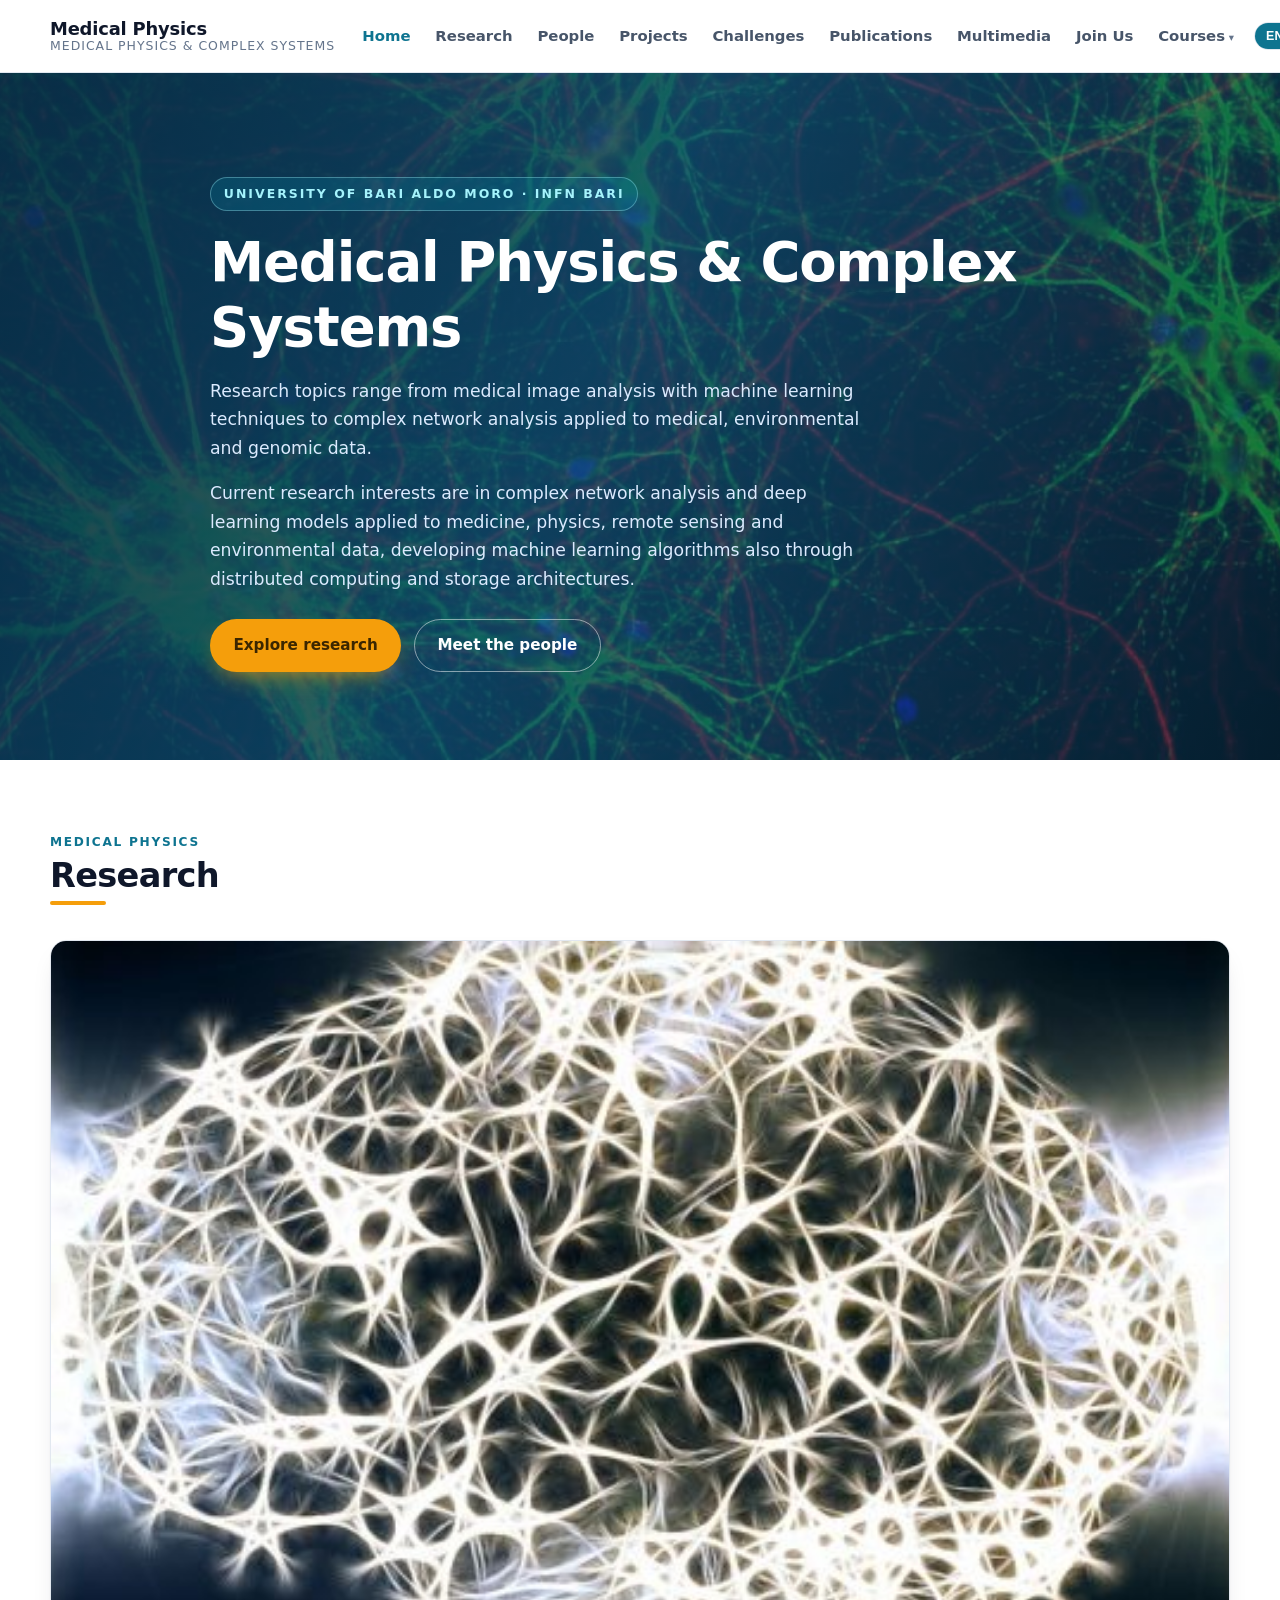
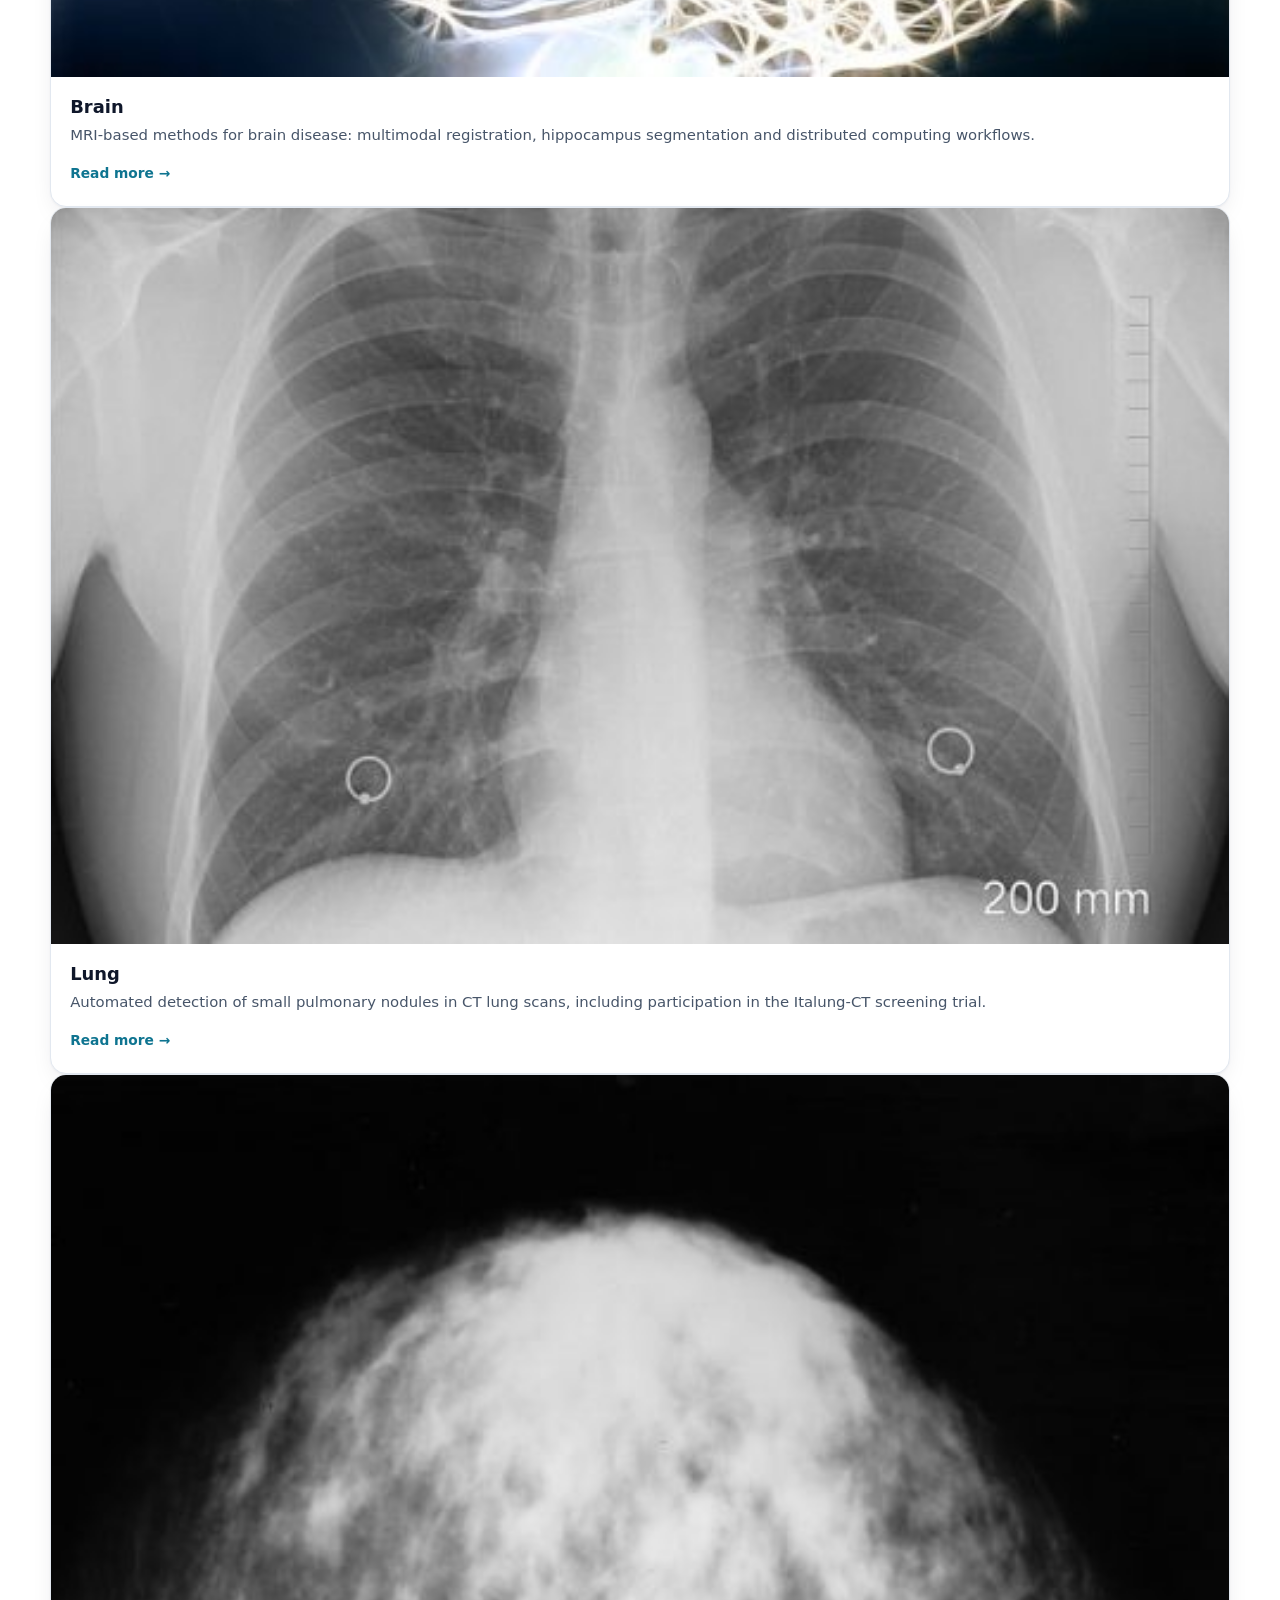
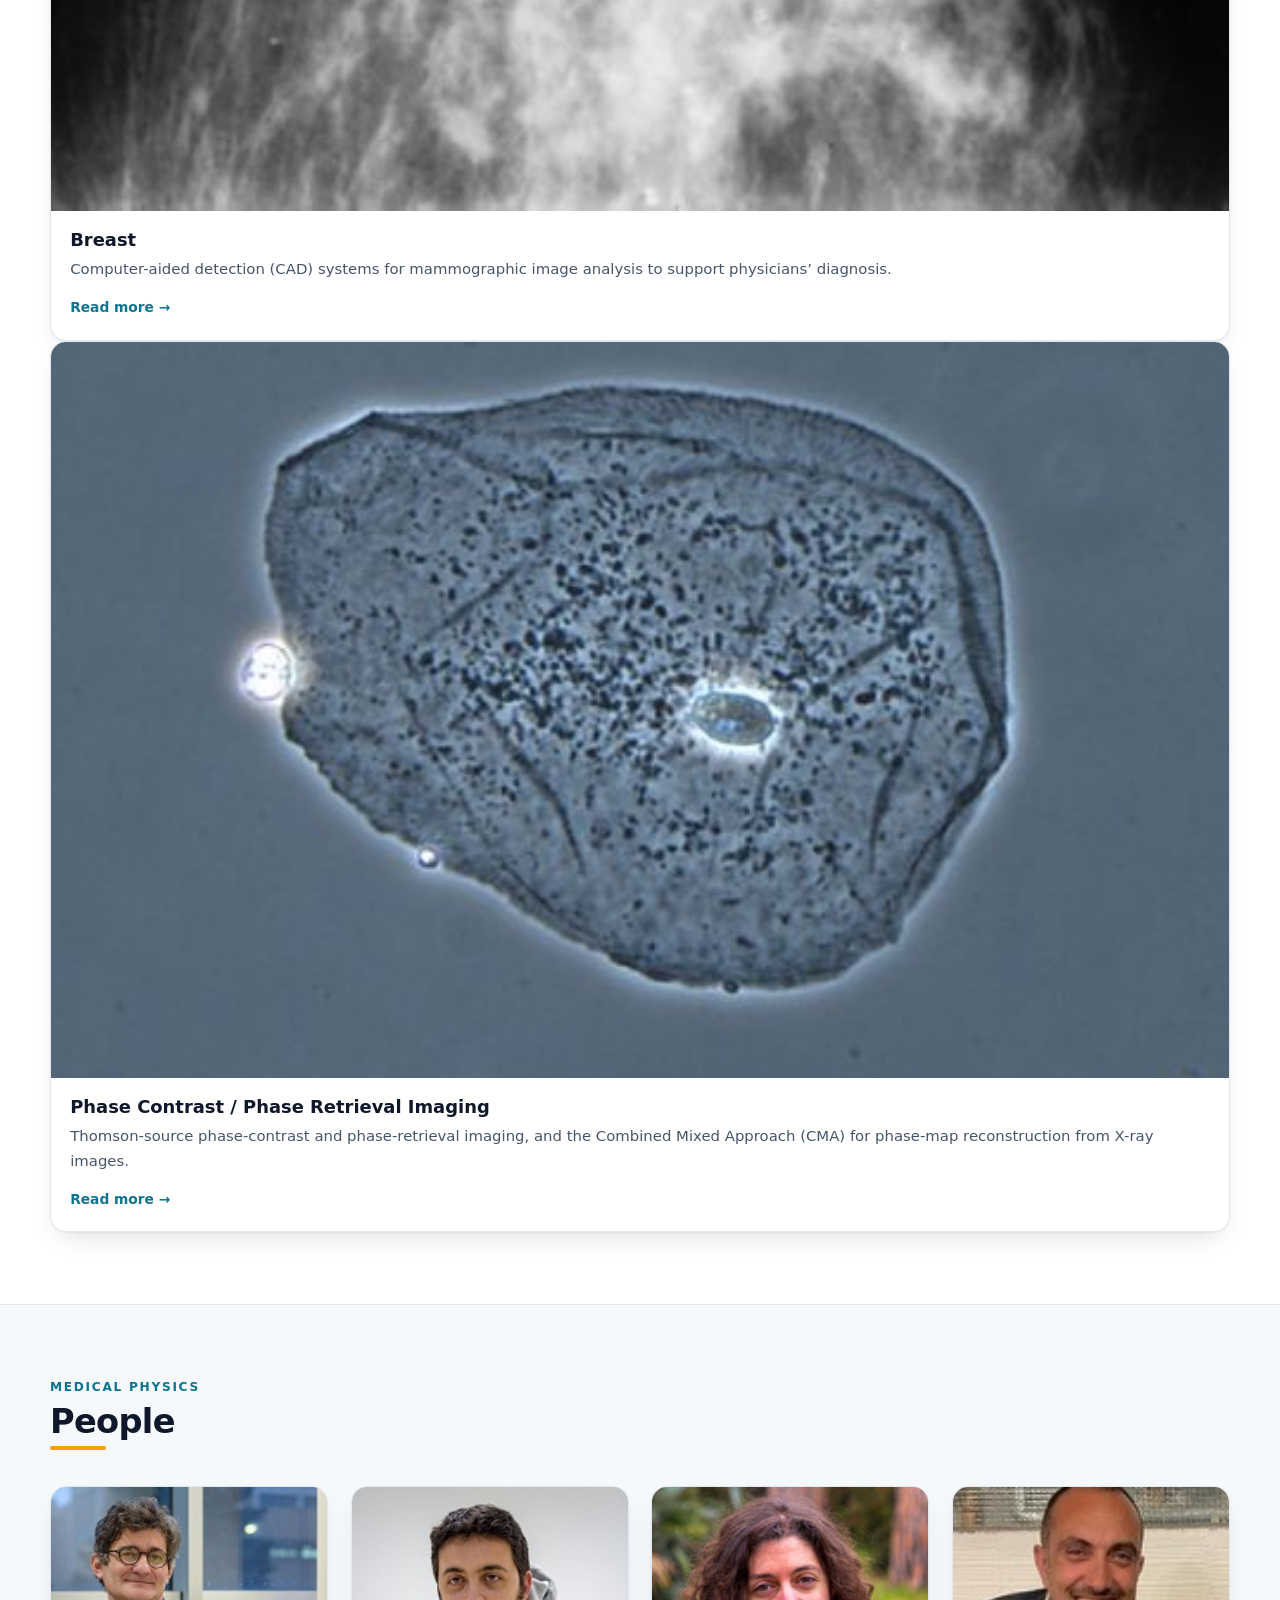
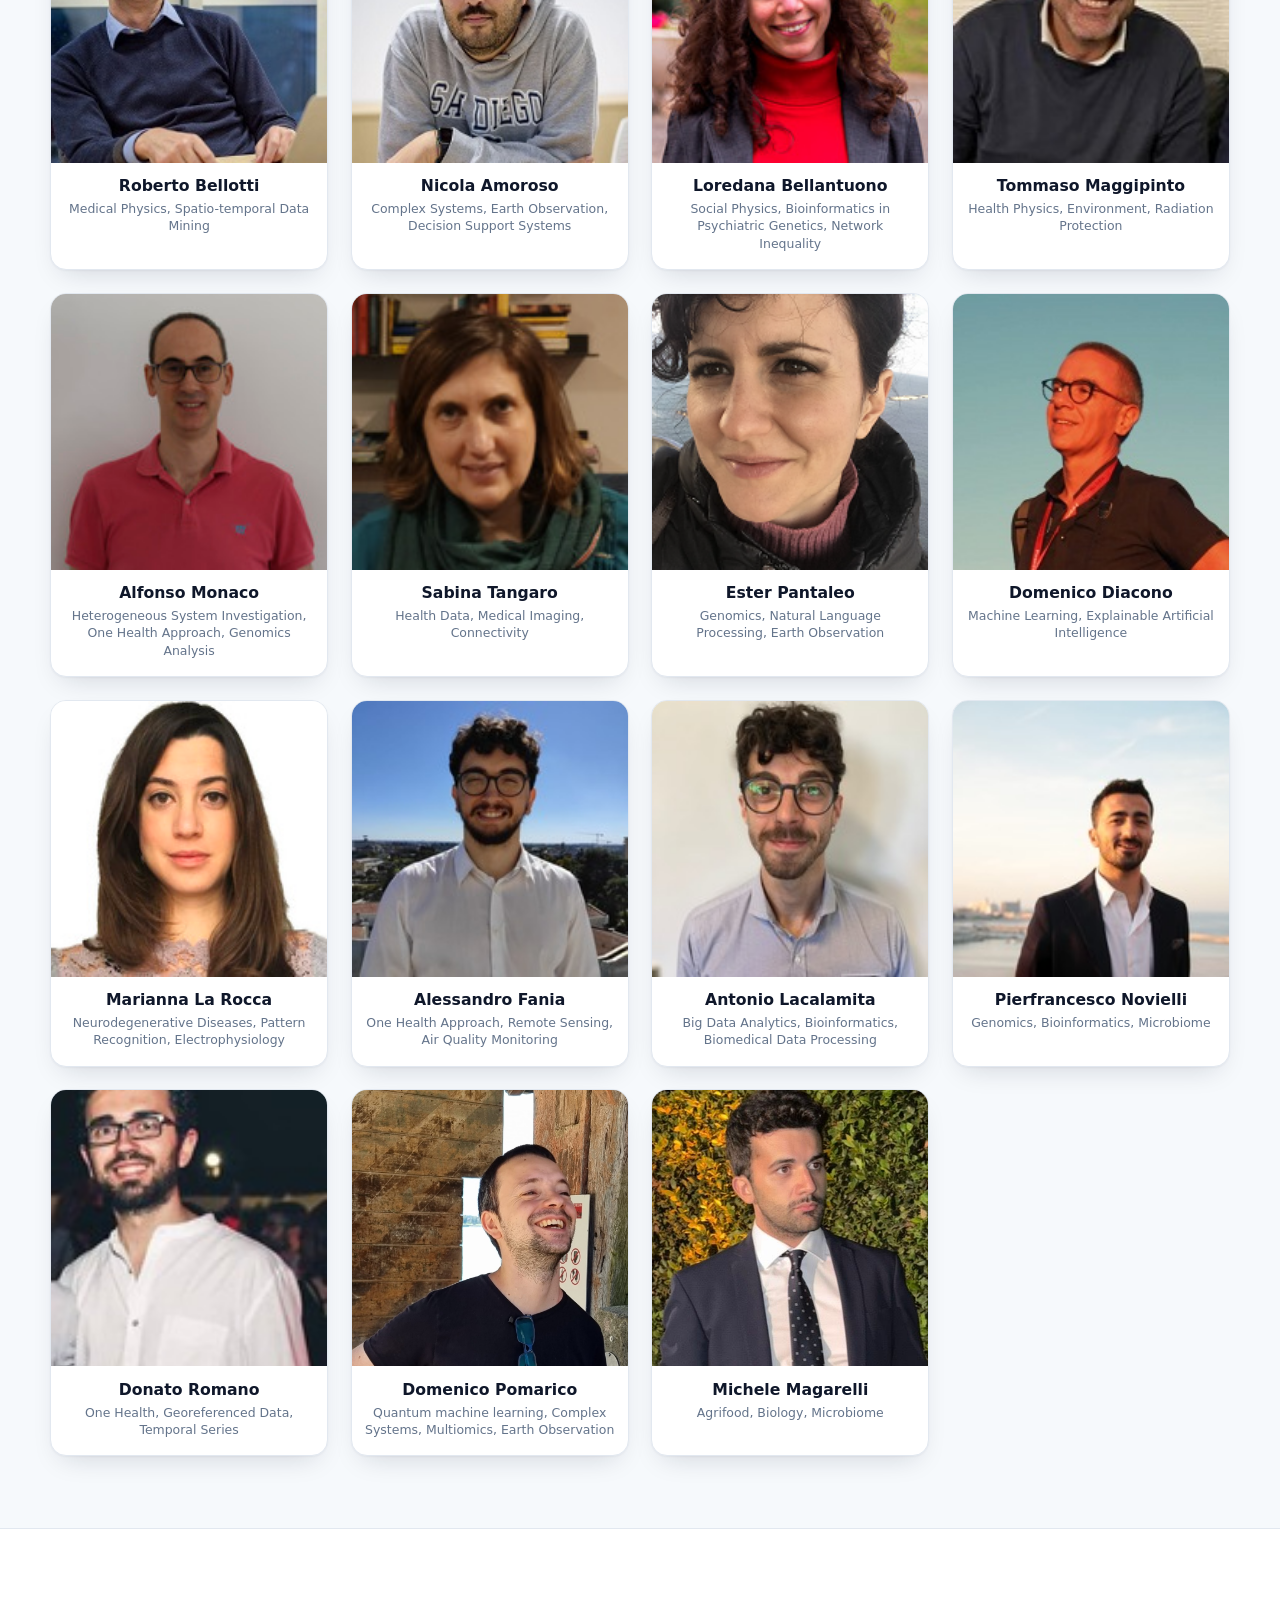
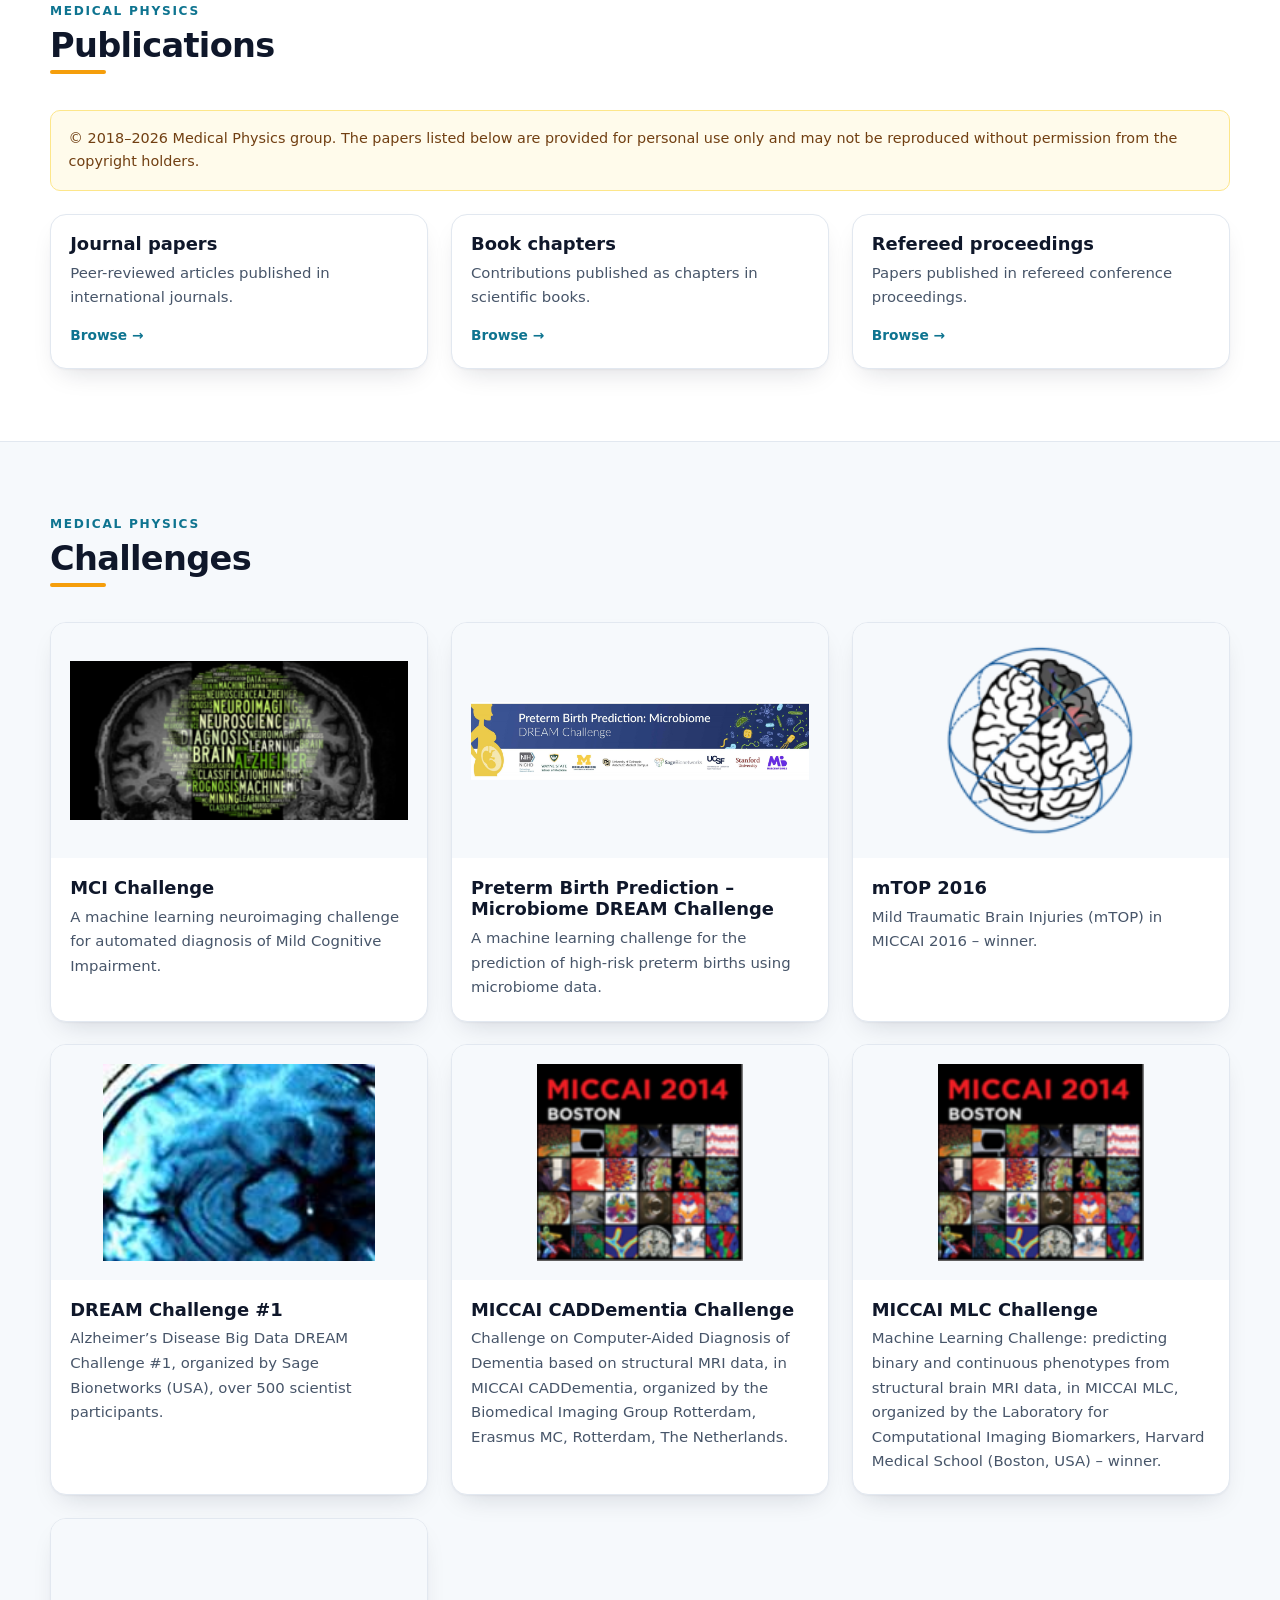
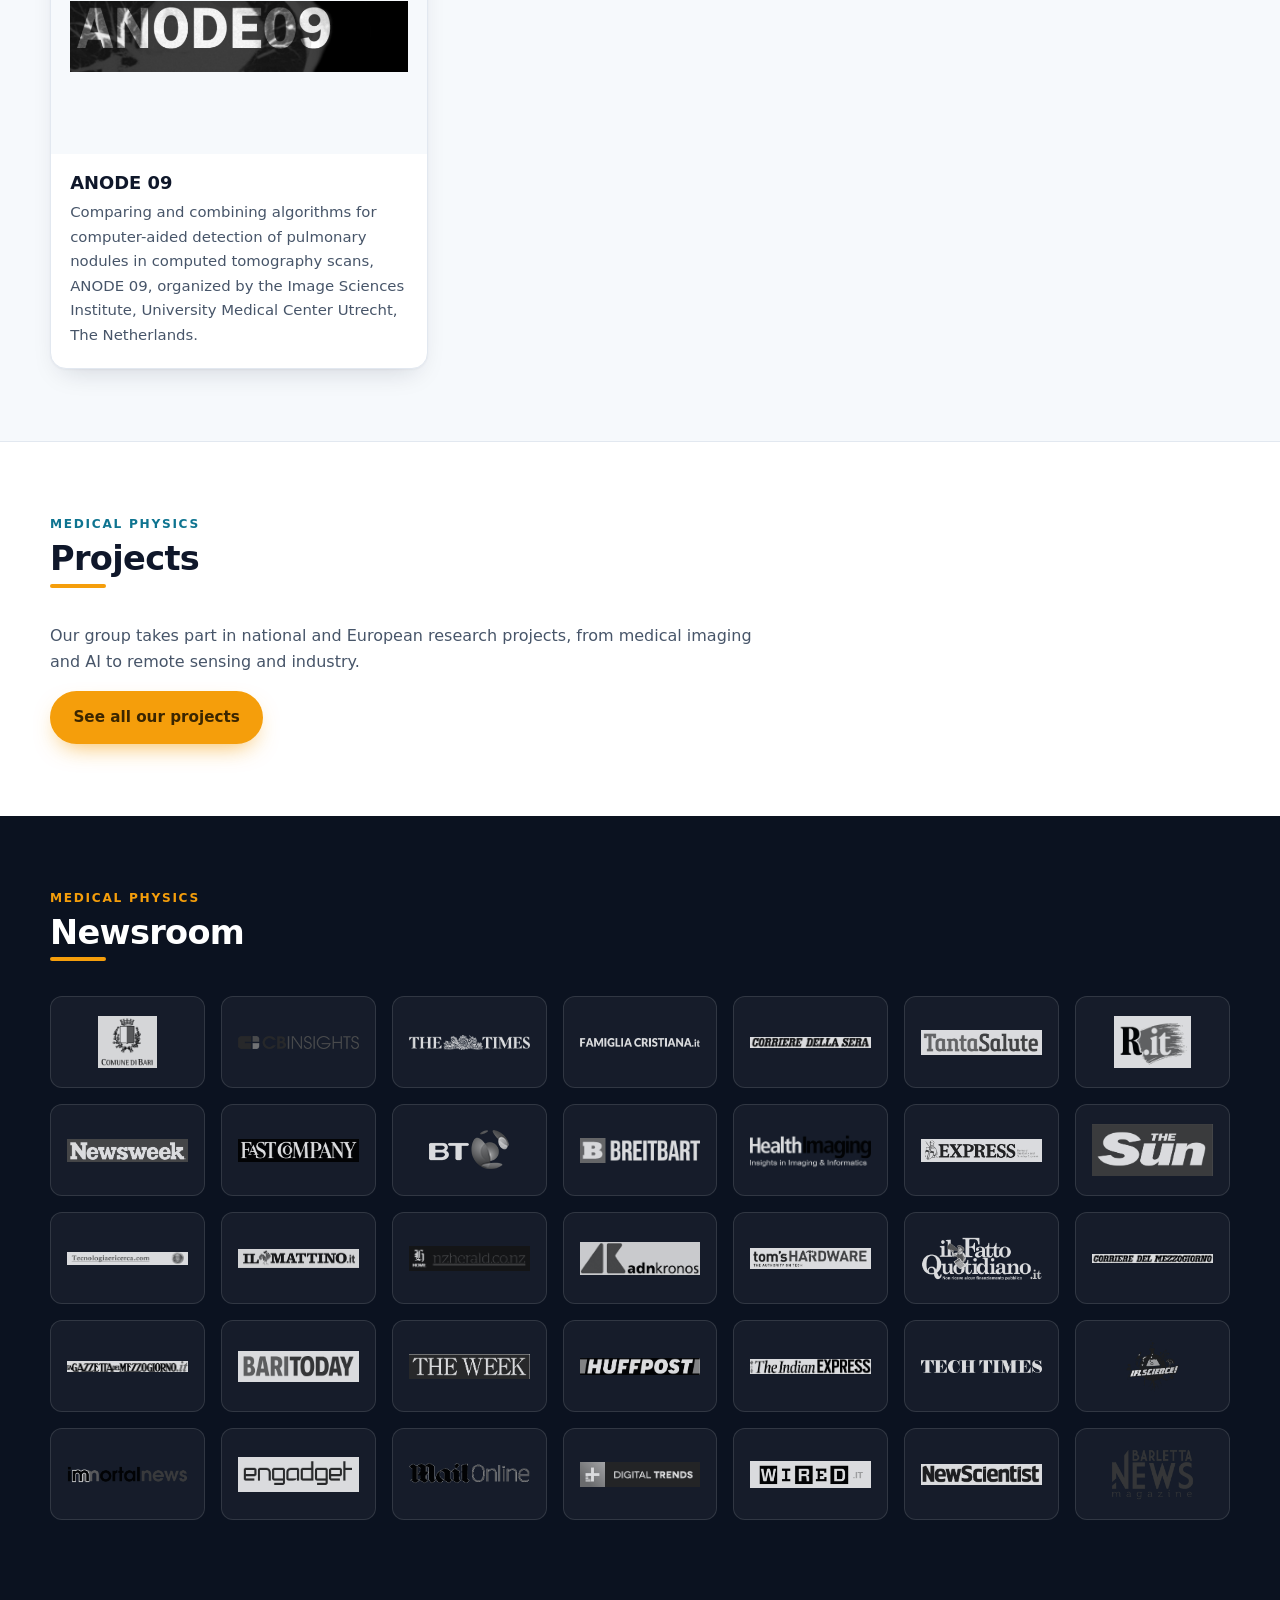
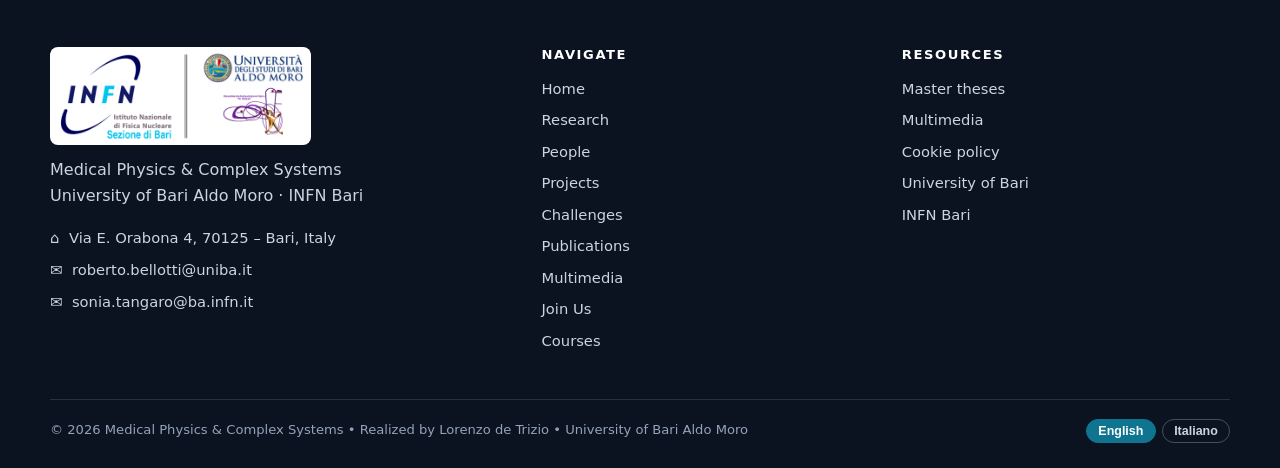
<file: index.html>
<!DOCTYPE html>
<html lang="en">
<head>
<meta charset="utf-8">
<meta name="viewport" content="width=device-width, initial-scale=1">
<title>Medical Physics &amp; Complex Systems</title>
<meta name="description" content="Medical Physics and Complex Systems group at the University of Bari Aldo Moro and INFN Bari: medical imaging, artificial intelligence and complex networks.">

<!-- Politica di sicurezza applicata alla pagina.
     `frame-ancestors` e `sandbox` non sono applicabili via <meta> (valgono solo
     come header HTTP): vanno impostati sull'hosting, quindi sono assenti qui. -->
<meta http-equiv="Content-Security-Policy" content="default-src 'self'; script-src 'self'; style-src 'self'; img-src 'self' data:; font-src 'self'; connect-src 'self'; frame-src https://www.youtube-nocookie.com; object-src 'none'; base-uri 'self'; form-action 'none'">
<meta name="referrer" content="strict-origin-when-cross-origin">
<link rel="icon" href="assets/img/cropped-586px-Cheek_cell_phase_contrast-1.jpg">
<link rel="stylesheet" href="assets/css/style.css">
</head>
<body>
<div id="app"></div>
<noscript>
  <p>Questo sito richiede JavaScript. Per i contenuti in formato statico, contatta il gruppo.</p>
</noscript>
<script src="assets/data/site-data.js"></script>
<script src="assets/data/pages_en.js"></script>
<script src="assets/data/i18n.js"></script>
<script src="assets/js/sanitize.js"></script>
<script src="assets/js/app.js"></script>
</body>
</html>
</file>
<file: assets/css/style.css>
:root{
  --ink:#0f172a;
  --ink-soft:#475569;
  --muted:#64748b;
  --line:#e2e8f0;
  --bg:#ffffff;
  --bg-alt:#f6f9fc;
  --brand:#0e7490;
  --brand-2:#0891b2;
  --brand-ink:#083344;
  --accent:#f59e0b;
  --dark:#0b1220;
  --radius:16px;
  --radius-sm:10px;
  --shadow:0 1px 2px rgba(15,23,42,.04),0 12px 28px -12px rgba(15,23,42,.18);
  --shadow-lg:0 24px 60px -24px rgba(15,23,42,.35);
  --maxw:1180px;
  --sans:"Segoe UI",system-ui,-apple-system,Roboto,Helvetica,Arial,sans-serif;
}
*{box-sizing:border-box}
html{scroll-behavior:smooth}
body{
  margin:0;font-family:var(--sans);color:var(--ink);background:var(--bg);
  line-height:1.65;-webkit-font-smoothing:antialiased;text-rendering:optimizeLegibility;
}
img{max-width:100%;height:auto;display:block}
a{color:var(--brand);text-decoration:none}
a:hover{text-decoration:underline}
h1,h2,h3,h4{line-height:1.2;color:var(--ink);margin:0 0 .5em}
p{margin:0 0 1em}
.container{width:min(100% - 2.5rem,var(--maxw));margin-inline:auto}
.skip{position:absolute;left:-999px}
.skip:focus{left:1rem;top:1rem;background:#fff;padding:.6rem 1rem;border-radius:8px;z-index:100}

/* ---------- Header ---------- */
.site-header{position:sticky;top:0;z-index:60;background:rgba(255,255,255,.86);backdrop-filter:blur(12px);border-bottom:1px solid var(--line)}
.header-inner{display:flex;align-items:center;gap:1rem;min-height:72px}
.brand{display:flex;align-items:center;gap:.7rem;text-decoration:none;flex:0 0 auto}
.brand:hover{text-decoration:none}
.brand img{height:38px;width:auto}
.brand .bt{display:flex;flex-direction:column;line-height:1.1}
.brand .bt strong{font-size:1.12rem;color:var(--ink);letter-spacing:-.01em}
.brand .bt span{font-size:.78rem;color:var(--muted);text-transform:uppercase;letter-spacing:.08em}
.main-nav{margin-left:auto;display:flex;align-items:center;gap:.15rem}
.main-nav a{color:var(--ink-soft);font-weight:600;font-size:.93rem;padding:.55rem .7rem;border-radius:8px;text-decoration:none;white-space:nowrap}
.main-nav a:hover{color:var(--brand);background:var(--bg-alt)}
.main-nav a.active{color:var(--brand)}
.nav-drop{position:relative}
.nav-drop>a::after{content:" \25be";font-size:.7em;color:var(--muted)}
.dropdown{position:absolute;top:calc(100% + 6px);left:0;min-width:210px;background:#fff;border:1px solid var(--line);border-radius:12px;box-shadow:var(--shadow-lg);padding:.4rem;display:none;flex-direction:column}
.nav-drop:hover .dropdown,.nav-drop:focus-within .dropdown{display:flex}
.dropdown a{padding:.55rem .7rem}
.lang{display:flex;border:1px solid var(--line);border-radius:999px;overflow:hidden;margin-left:.4rem}
.lang button{border:0;background:#fff;color:var(--muted);font-weight:700;font-size:.78rem;padding:.4rem .7rem;cursor:pointer}
.lang button.on{background:var(--brand);color:#fff}
.menu-toggle{display:none;margin-left:auto;border:1px solid var(--line);background:#fff;border-radius:10px;width:44px;height:42px;cursor:pointer;font-size:1.2rem;color:var(--ink)}

/* ---------- Hero ---------- */
.hero{position:relative;color:#fff;isolation:isolate;overflow:hidden}
.hero::before{content:"";position:absolute;inset:0;z-index:-2;background:#0b1220}
.hero-bg{position:absolute;inset:0;z-index:-2;width:100%;height:100%;object-fit:cover}
.hero::after{content:"";position:absolute;inset:0;z-index:-1;background:linear-gradient(115deg,rgba(8,47,73,.94) 0%,rgba(12,74,110,.86) 45%,rgba(8,47,73,.62) 100%)}
.hero-inner{padding:6.5rem 0 5.5rem;max-width:860px}
.kicker{display:inline-block;font-size:.78rem;letter-spacing:.16em;text-transform:uppercase;font-weight:700;color:#a5f3fc;background:rgba(8,145,178,.22);border:1px solid rgba(165,243,252,.35);padding:.35rem .8rem;border-radius:999px;margin-bottom:1.2rem}
.hero h1{color:#fff;font-size:clamp(2rem,5vw,3.4rem);letter-spacing:-.02em;margin-bottom:1rem}
.hero p{color:#dbeafe;font-size:1.08rem;max-width:60ch}
.hero .cta{display:flex;gap:.8rem;flex-wrap:wrap;margin-top:1.6rem}
.btn{display:inline-flex;align-items:center;gap:.5rem;font-weight:700;font-size:.95rem;padding:.8rem 1.4rem;border-radius:999px;text-decoration:none;border:1px solid transparent;cursor:pointer;transition:transform .15s ease,box-shadow .15s ease}
.btn:hover{text-decoration:none;transform:translateY(-2px)}
.btn-primary{background:var(--accent);color:#3b2600;box-shadow:0 10px 24px -10px rgba(245,158,11,.8)}
.btn-ghost{background:transparent;color:#fff;border-color:rgba(255,255,255,.5)}
.btn-ghost:hover{background:rgba(255,255,255,.12)}

/* ---------- Sections ---------- */
.section{padding:4.5rem 0}
.section.alt{background:var(--bg-alt);border-block:1px solid var(--line)}
.section-head{margin-bottom:2.2rem;max-width:760px}
.section-head .eyebrow{color:var(--brand);font-weight:800;letter-spacing:.14em;text-transform:uppercase;font-size:.76rem;margin-bottom:.3rem}
.section-head h2{font-size:clamp(1.5rem,3vw,2.1rem);letter-spacing:-.02em;position:relative;padding-bottom:.5rem}
.section-head h2::after{content:"";position:absolute;left:0;bottom:0;width:56px;height:4px;border-radius:3px;background:var(--accent)}
.section-head p{color:var(--ink-soft);margin-top:.8rem}
.section.dark{background:var(--dark);color:#cbd5e1}
.section.dark .section-head h2{color:#fff}
.section.dark .section-head h2::after{background:var(--accent)}
.section.dark .section-head .eyebrow{color:var(--accent)}
.section.dark .news-item{background:rgba(255,255,255,.05);border-color:rgba(255,255,255,.14)}

/* ---------- Grids / cards ---------- */
.grid{display:grid;gap:1.4rem}
.grid.cols-3{grid-template-columns:repeat(auto-fit,minmax(280px,1fr))}
.grid.cols-4{grid-template-columns:repeat(auto-fit,minmax(235px,1fr))}
.grid.cols-2{grid-template-columns:repeat(auto-fit,minmax(340px,1fr))}
.card{background:#fff;border:1px solid var(--line);border-radius:var(--radius);overflow:hidden;box-shadow:var(--shadow);display:flex;flex-direction:column;transition:transform .18s ease,box-shadow .18s ease,border-color .18s ease}
.card:hover{transform:translateY(-4px);box-shadow:var(--shadow-lg);border-color:#cbd5e1}
a.card{color:inherit;text-decoration:none}
a.card:hover{text-decoration:none}
.card .thumb{aspect-ratio:16/10;overflow:hidden;background:var(--bg-alt)}
.card .thumb img{width:100%;height:100%;object-fit:cover;transition:transform .4s ease}
.card:hover .thumb img{transform:scale(1.05)}
.card .thumb.contain img{object-fit:contain;padding:1.2rem}
.card .body{padding:1.15rem 1.2rem 1.3rem;display:flex;flex-direction:column;flex:1}
.card h3{font-size:1.12rem;margin-bottom:.4rem}
.card p{color:var(--ink-soft);font-size:.93rem;margin-bottom:0}
.card .more{margin-top:auto;padding-top:.9rem;color:var(--brand);font-weight:700;font-size:.86rem}

/* People */
.person{border-radius:var(--radius);overflow:hidden;background:#fff;border:1px solid var(--line);box-shadow:var(--shadow);text-decoration:none;color:inherit;text-align:center;transition:transform .18s ease,box-shadow .18s ease}
.person:hover{transform:translateY(-4px);box-shadow:var(--shadow-lg);text-decoration:none}
.person .ph{aspect-ratio:1/1;overflow:hidden;background:#e8eef5}
.person .ph img{width:100%;height:100%;object-fit:cover}
.person .pb{padding:.9rem .8rem 1.05rem}
.person h3{font-size:.98rem;margin-bottom:.25rem}
.person span{display:block;font-size:.78rem;color:var(--muted);line-height:1.4}

/* Newsroom */
.news-grid{display:grid;grid-template-columns:repeat(auto-fill,minmax(150px,1fr));gap:1rem;align-items:center}
.news-item{display:flex;align-items:center;justify-content:center;background:#fff;border:1px solid rgba(255,255,255,.08);border-radius:12px;padding:1rem;height:92px;filter:grayscale(1) opacity(.85);transition:filter .2s ease,transform .2s ease}
.news-item:hover{filter:none;transform:translateY(-3px)}
.news-item img{max-height:52px;max-width:100%;width:auto;object-fit:contain}

/* Detail pages */
.page-hero{padding:3.2rem 0 2.6rem;background:linear-gradient(180deg,var(--bg-alt),#fff);border-bottom:1px solid var(--line)}
.page-hero .crumbs{font-size:.85rem;color:var(--muted);margin-bottom:.8rem}
.page-hero .crumbs a{color:var(--brand)}
.page-hero h1{font-size:clamp(1.7rem,3.4vw,2.5rem);letter-spacing:-.02em;margin-bottom:.4rem}
.page-hero .sub{color:var(--ink-soft);max-width:70ch}
.prose{max-width:820px}
.prose h2{font-size:1.4rem;margin-top:2rem}
.prose h3{font-size:1.15rem;margin-top:1.5rem}
.prose ul,.prose ol{padding-left:1.3rem}
.prose li{margin-bottom:.4rem}
.prose img{border-radius:var(--radius-sm);margin:1rem 0}
.prose table{width:100%;border-collapse:collapse;margin:1.2rem 0;font-size:.94rem}
.prose th,.prose td{border:1px solid var(--line);padding:.6rem .7rem;text-align:left;vertical-align:top}
.prose th{background:var(--bg-alt)}
.prose blockquote{border-left:4px solid var(--accent);margin:1rem 0;padding:.4rem 1rem;color:var(--ink-soft);background:var(--bg-alt);border-radius:0 8px 8px 0}
.figure-inline{border-radius:var(--radius);overflow:hidden;border:1px solid var(--line);background:#fff;margin-bottom:1.5rem}
.figure-inline img{width:100%}
.figure-inline-media{max-height:320px;object-fit:contain;width:100%;padding:1rem}
.figure-inline-media.is-compact{max-height:280px;margin:auto}
.detail-layout{display:grid;grid-template-columns:1.6fr 1fr;gap:2.4rem;align-items:start}
@media(max-width:820px){.detail-layout{grid-template-columns:1fr;gap:1.4rem}}
.aside-card{background:var(--bg-alt);border:1px solid var(--line);border-radius:var(--radius);padding:1.3rem}
.aside-card h3{font-size:.8rem;text-transform:uppercase;letter-spacing:.1em;color:var(--muted)}
.aside-card dl{margin:0}
.aside-card dt{font-weight:700;color:var(--ink);margin-top:.8rem;font-size:.85rem}
.aside-card dd{margin:0;color:var(--ink-soft);font-size:.92rem}
.aside-link{margin:.3rem 0}

/* Projects / people: regole spostate dagli stili inline eliminati dal CSP */
.projects-lead{max-width:70ch;color:var(--ink-soft)}
.person-name{margin-bottom:.4rem}
.person-keywords{font-weight:600;color:var(--brand-2)}
.person-bio{margin-top:2rem}
.contact-mail{margin-top:1rem}

.person-hero{display:flex;gap:2rem;align-items:center;flex-wrap:wrap}
.person-hero img{width:150px;height:150px;border-radius:50%;object-fit:cover;border:4px solid #fff;box-shadow:var(--shadow)}
.person-hero .ph-txt{flex:1;min-width:240px}
.tags{display:flex;flex-wrap:wrap;gap:.5rem;margin-top:.9rem}
.tag{background:#e0f2fe;color:#075985;font-size:.76rem;font-weight:600;padding:.3rem .7rem;border-radius:999px}

.video-embed{position:relative;padding-bottom:56.25%;height:0;overflow:hidden;border-radius:var(--radius-sm);margin:1rem 0;background:#000}
.video-embed iframe{position:absolute;inset:0;width:100%;height:100%;border:0}
.video-card{display:grid;grid-template-columns:1.2fr 1fr;gap:1.6rem;align-items:center;margin:1.8rem 0;padding:1.3rem;background:var(--bg-alt);border:1px solid var(--line);border-radius:var(--radius);box-shadow:var(--shadow)}
.video-card .video-embed{margin:0;box-shadow:var(--shadow)}
.video-desc h3{margin:0 0 .5rem;font-size:1.15rem;color:var(--ink);line-height:1.35}
.video-desc p{margin:0;color:var(--ink-soft);font-size:.95rem;line-height:1.55}
@media(max-width:768px){.video-card{grid-template-columns:1fr;gap:1rem;padding:1rem}}

.notice{background:#fffbeb;border:1px solid #fde68a;color:#713f12;border-radius:var(--radius-sm);padding:1rem 1.1rem;font-size:.9rem;margin-bottom:1.4rem}
.lock{max-width:440px;margin:1rem 0;background:var(--bg-alt);border:1px solid var(--line);border-radius:var(--radius);padding:1.6rem}
.lock input{width:100%;padding:.7rem .9rem;border:1px solid var(--line);border-radius:10px;margin:.6rem 0;font-size:1rem}
.lock button{width:100%}
.crumbs-back{display:inline-block;margin-bottom:1rem;font-weight:600;font-size:.9rem}

/* Publications */
.pub-list{display:grid;gap:1rem}
.pub-entry{padding:0}
.pub-entry p{margin:0 0 .35rem;color:var(--ink-soft);font-size:.95rem}
.pub-entry em{color:var(--ink)}

/* Footer */
.site-footer{background:var(--dark);color:#cbd5e1;padding:3.4rem 0 1.6rem;margin-top:0}
.footer-grid{display:grid;grid-template-columns:1.4fr 1fr 1fr;gap:2rem}
@media(max-width:760px){.footer-grid{grid-template-columns:1fr;gap:1.6rem}}
.site-footer h3{color:#fff;font-size:.82rem;text-transform:uppercase;letter-spacing:.12em;margin-bottom:.9rem}
.site-footer a{color:#cbd5e1}
.site-footer a:hover{color:#fff}
.site-footer ul{list-style:none;margin:0;padding:0}
.site-footer li{margin-bottom:.45rem;font-size:.92rem}
.footer-brand img{height:98px;background:#fff;padding:3px 4px;border-radius:8px;margin-bottom:.75rem}
.footer-contact div{display:flex;gap:.6rem;margin-bottom:.5rem;font-size:.92rem}
.copyright{margin-top:2.4rem;padding-top:1.2rem;border-top:1px solid rgba(255,255,255,.12);font-size:.82rem;color:#94a3b8;display:flex;justify-content:space-between;gap:1rem;flex-wrap:wrap}
.footer-lang button{background:transparent;color:#cbd5e1;border:1px solid rgba(255,255,255,.25);border-radius:999px;padding:.25rem .7rem;font-weight:700;font-size:.78rem;cursor:pointer;margin-left:.4rem}
.footer-lang button.on{background:var(--brand);border-color:var(--brand);color:#fff}

/* Back to top */
.to-top{position:fixed;right:1.1rem;bottom:1.1rem;z-index:50;background:var(--brand);color:#fff;border:0;width:46px;height:46px;border-radius:50%;cursor:pointer;box-shadow:var(--shadow-lg);opacity:0;pointer-events:none;transition:opacity .2s ease;font-size:1.1rem}
.to-top.show{opacity:1;pointer-events:auto}

/* Mobile */
@media(max-width:960px){
  .main-nav{position:fixed;inset:72px 0 auto 0;flex-direction:column;align-items:stretch;background:#fff;border-bottom:1px solid var(--line);padding:.6rem 1.25rem 1rem;gap:.1rem;display:none;max-height:calc(100vh - 72px);overflow:auto}
  .main-nav.open{display:flex}
  .main-nav a{padding:.7rem .2rem}
  .nav-drop>a::after{content:""}
  .dropdown{position:static;display:flex;border:0;box-shadow:none;padding:0 0 0 1rem}
  .menu-toggle{display:block}
  .lang{margin-left:.4rem}
  .header-inner{gap:.5rem}
  .hero-inner{padding:4.5rem 0 3.5rem}
}
</file>
